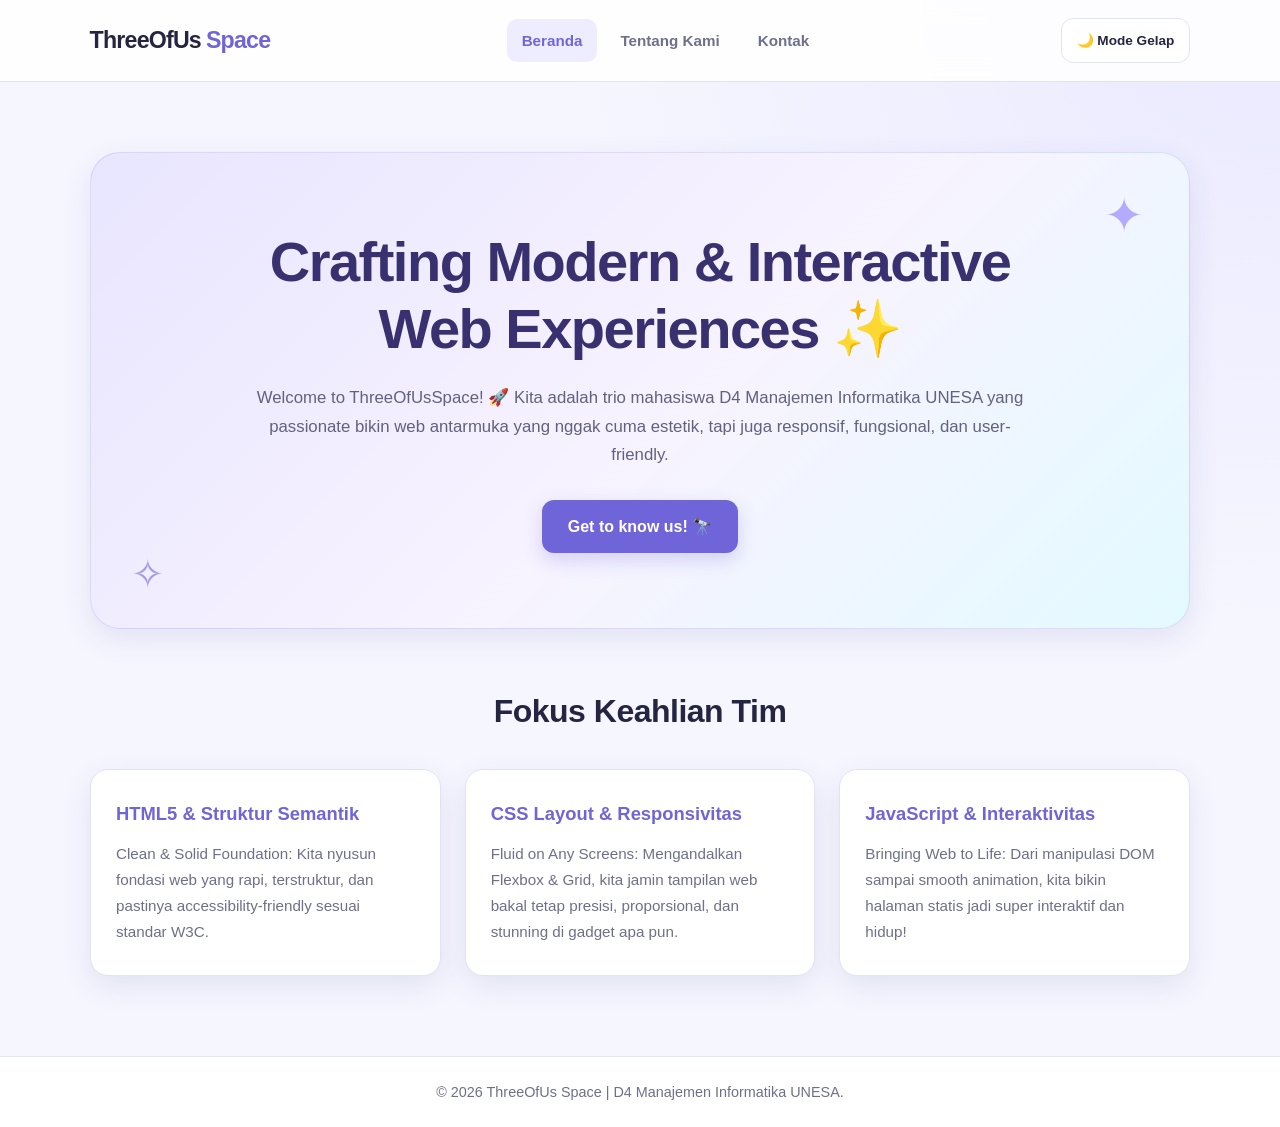
<file: index.html>
<!DOCTYPE html>
<html lang="id">
<head>
    <meta charset="UTF-8">
    <meta name="viewport" content="width=device-width, initial-scale=1.0">
    <title>Home | ThreeOfUs Space</title>
    <link rel="stylesheet" href="style.css">
    <script src="script.js" defer></script>
</head>
<body>
    <header>
        <div class="logo">ThreeOfUs<span>Space</span></div>
        <nav>
            <ul>
                <li><a href="index.html" class="active">Beranda</a></li>
                <li><a href="about.html">Tentang Kami</a></li>
                <li><a href="contact.html">Kontak</a></li>
            </ul>
        </nav>
        <button id="theme-toggle">🌙 Mode Gelap</button>
    </header>

    <main>
        <section class="hero">
            <h1>Crafting Modern & Interactive Web Experiences ✨</h1>
            <p>Welcome to ThreeOfUsSpace! 🚀 Kita adalah trio mahasiswa D4 Manajemen Informatika UNESA yang passionate bikin web antarmuka yang nggak cuma estetik, tapi juga responsif, fungsional, dan user-friendly.</p>
            <a href="about.html" class="btn-primary">Get to know us! 🔭</a>
        </section>

        <section class="skills-overview">
            <h2>Fokus Keahlian Tim</h2>
            <div class="grid-container">
                <div class="card">
                    <h3>HTML5 & Struktur Semantik</h3>
                    <p>Clean & Solid Foundation: Kita nyusun fondasi web yang rapi, terstruktur, dan pastinya accessibility-friendly sesuai standar W3C.</p>
                </div>
                <div class="card">
                    <h3>CSS Layout & Responsivitas</h3>
                    <p>Fluid on Any Screens: Mengandalkan Flexbox & Grid, kita jamin tampilan web bakal tetap presisi, proporsional, dan stunning di gadget apa pun.</p>
                </div>
                <div class="card">
                    <h3>JavaScript & Interaktivitas</h3>
                    <p>Bringing Web to Life: Dari manipulasi DOM sampai smooth animation, kita bikin halaman statis jadi super interaktif dan hidup!</p>
                </div>
            </div>
        </section>
    </main>

    <footer>
        <p>&copy; 2026 ThreeOfUs Space | D4 Manajemen Informatika UNESA.</p>
    </footer>
</body>
</html>
</file>
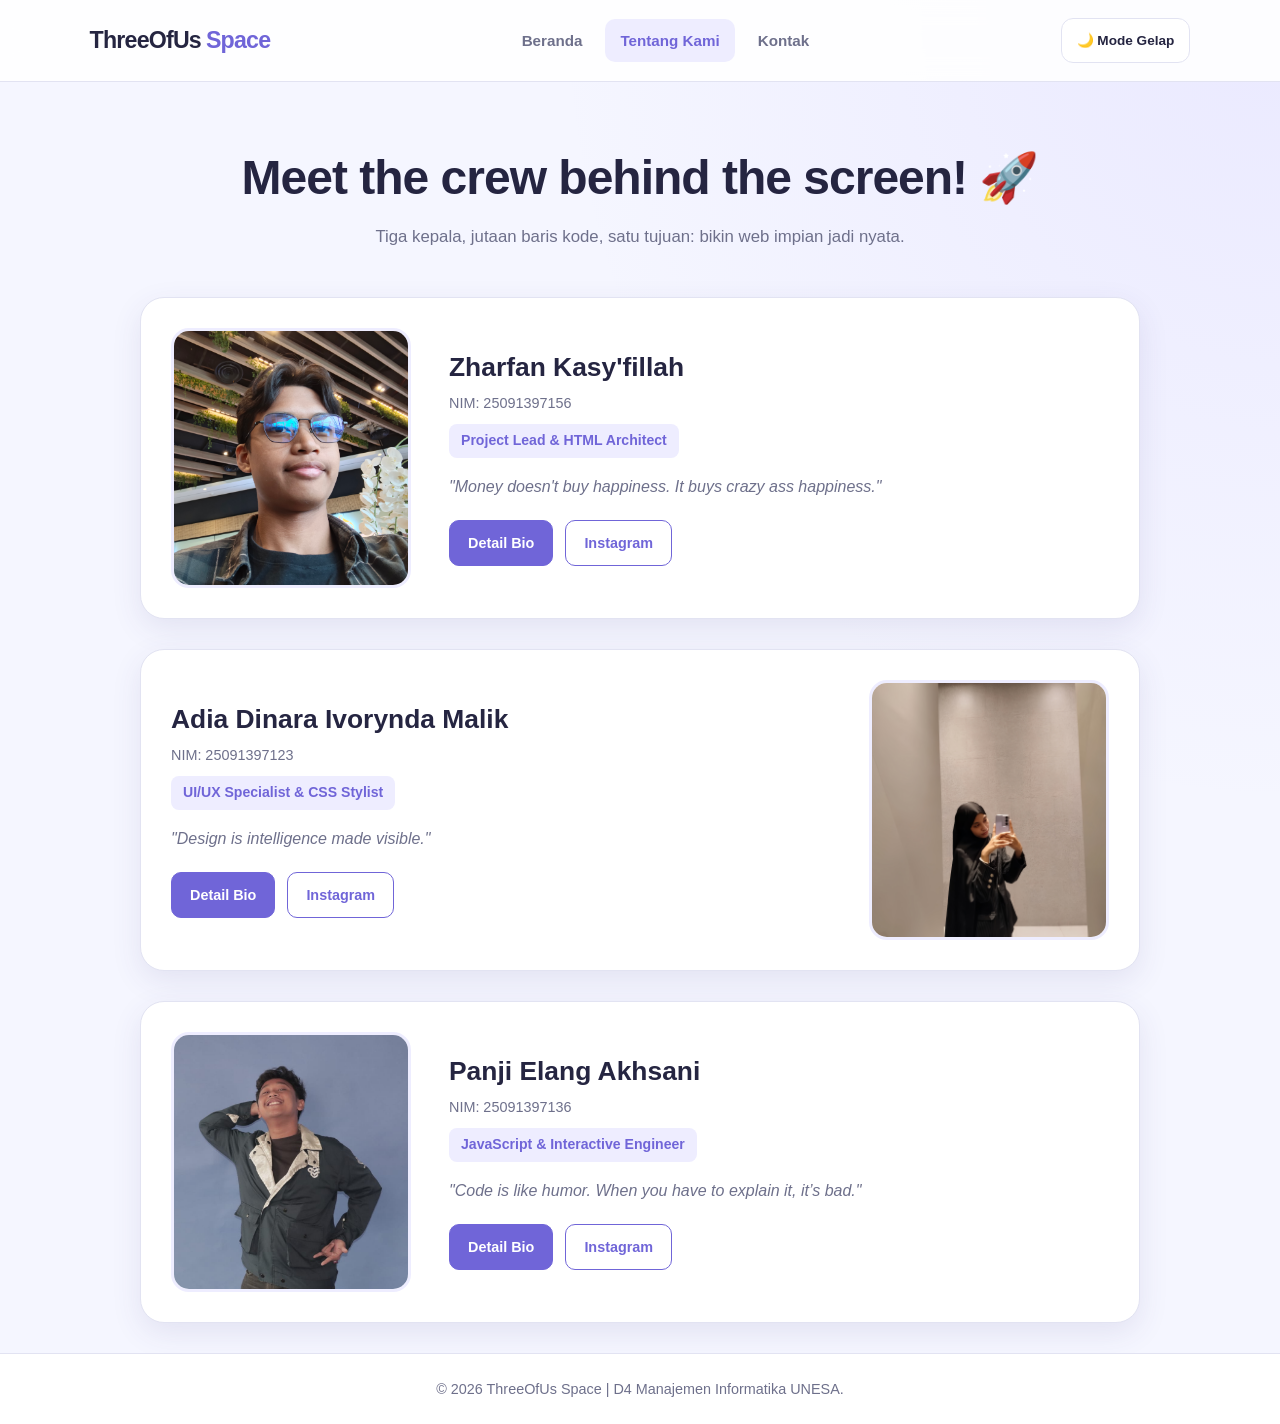
<file: about.html>
<!DOCTYPE html>
<html lang="id">
<head>
    <meta charset="UTF-8">
    <meta name="viewport" content="width=device-width, initial-scale=1.0">
    <title>About Us | ThreeOfUs Space</title>
    <link rel="stylesheet" href="style.css">
    <script src="script.js" defer></script>
</head>
<body>
    <header>
        <div class="logo">ThreeOfUs<span>Space</span></div>
        <nav>
            <ul>
                <li><a href="index.html">Beranda</a></li>
                <li><a href="about.html" class="active">Tentang Kami</a></li>
                <li><a href="contact.html">Kontak</a></li>
            </ul>
        </nav>
        <button id="theme-toggle">🌙 Mode Gelap</button>
    </header>

    <main>
        <section class="team-header">
            <h1>Meet the crew behind the screen! 🚀</h1>
            <p>Tiga kepala, jutaan baris kode, satu tujuan: bikin web impian jadi nyata.</p>
        </section>

        <!-- Profile 1: Afaan -->
        <section class="member-card">
            <img src="images/afan.jpg" alt="Foto Zharfan Kasy'fillah" class="profile-img">
            <div class="member-info">
                <h2>Zharfan Kasy'fillah</h2>
                <p class="nim">NIM: 25091397156</p>
                <p class="role">Project Lead & HTML Architect</p>
                <p class="quote">"Money doesn't buy happiness. It buys crazy ass happiness."</p>
                <div class="action-buttons">
                    <button class="btn-detail" data-member="afaan">Detail Bio</button>
                    <a href="https://www.instagram.com/zhrfky_/" target="_blank" class="btn-social">Instagram</a>
                </div>
            </div>
        </section>

        <!-- Profile 2: Adia -->
        <section class="member-card reverse">
            <img src="images/adia.jpg" alt="Foto Adia Dinara" class="profile-img">
            <div class="member-info">
                <h2>Adia Dinara Ivorynda Malik</h2>
                <p class="nim">NIM: 25091397123</p>
                <p class="role">UI/UX Specialist & CSS Stylist</p>
                <p class="quote">"Design is intelligence made visible."</p>
                <div class="action-buttons">
                    <button class="btn-detail" data-member="adia">Detail Bio</button>
                    <a href="https://www.instagram.com/dearlyiyv/" target="_blank" class="btn-social">Instagram</a>
                </div>
            </div>
        </section>

        <!-- Profile 3: Panji -->
        <section class="member-card">
            <img src="images/panji.jpg" alt="Foto Panji Elang" class="profile-img">
            <div class="member-info">
                <h2>Panji Elang Akhsani</h2>
                <p class="nim">NIM: 25091397136</p>
                <p class="role">JavaScript & Interactive Engineer</p>
                <p class="quote">"Code is like humor. When you have to explain it, it’s bad."</p>
                <div class="action-buttons">
                    <button class="btn-detail" data-member="panji">Detail Bio</button>
                    <a href="https://www.instagram.com/akhsani_panji/" target="_blank" class="btn-social">Instagram</a>
                </div>
            </div>
        </section>
    </main>

    <!-- Modal Pop-up Detail Bio (Untuk JS DOM) -->
    <div id="bio-modal" class="modal hidden">
        <div class="modal-content">
            <span class="close-btn">&times;</span>
            <h3 id="modal-name">Nama Anggota</h3>
            <p id="modal-nim">NIM</p>
            <p id="modal-desc">Detail informasi bio...</p>
        </div>
    </div>

    <footer>
        <p>&copy; 2026 ThreeOfUs Space | D4 Manajemen Informatika UNESA.</p>
    </footer>
</body>
</html>
</file>
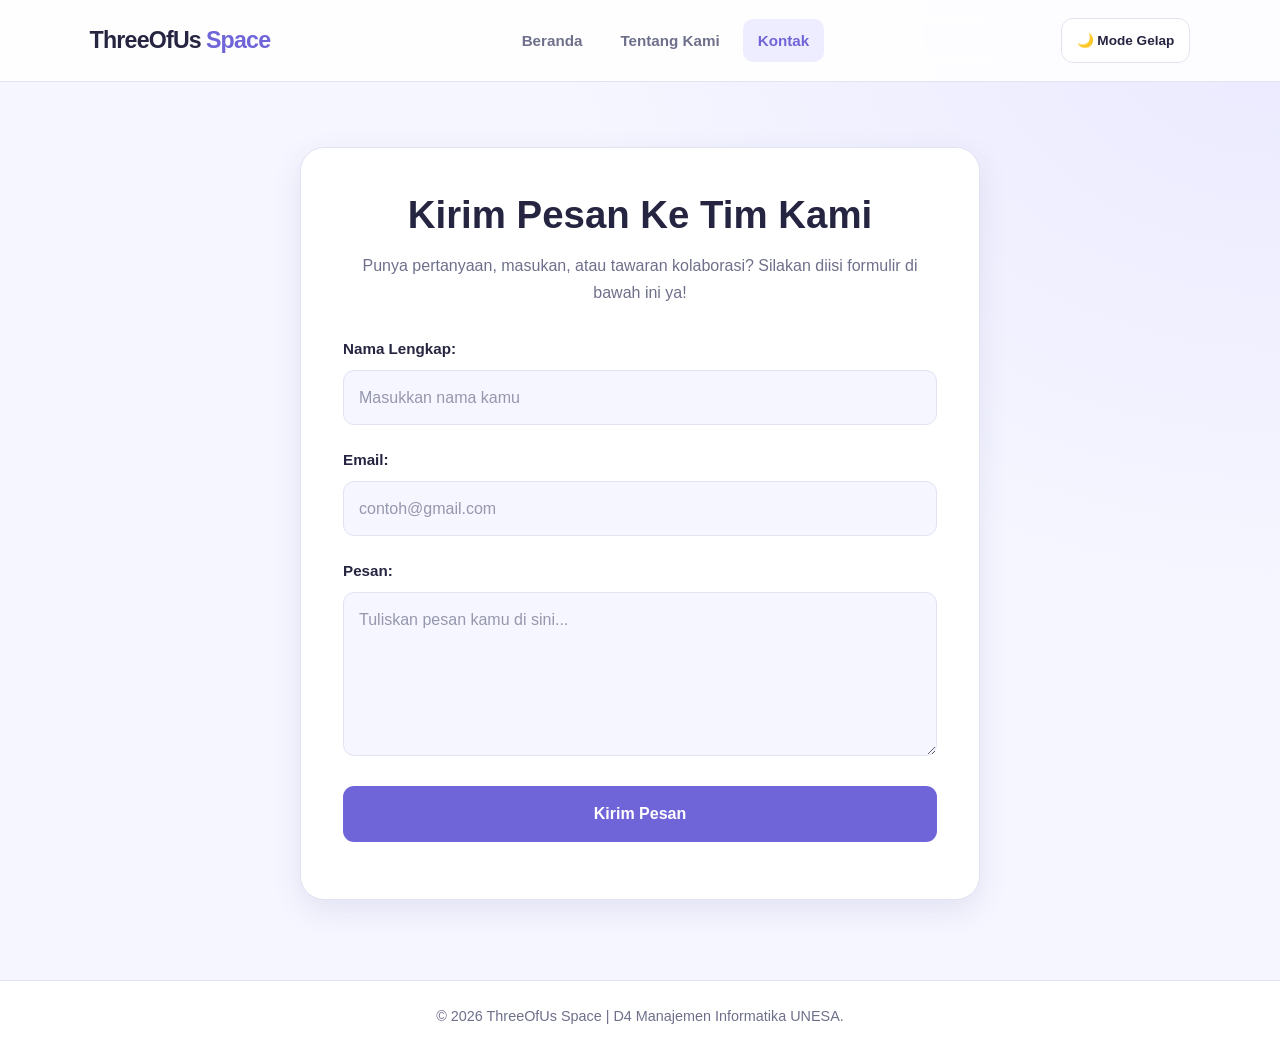
<file: contact.html>
<!DOCTYPE html>
<html lang="id">
<head>
    <meta charset="UTF-8">
    <meta name="viewport" content="width=device-width, initial-scale=1.0">
    <title>Contact | ThreeOfUs Space</title>
    <link rel="stylesheet" href="style.css">
    <script src="script.js" defer></script>
</head>
<body>
    <header>
        <div class="logo">ThreeOfUs<span>Space</span></div>
        <nav>
            <ul>
                <li><a href="index.html">Beranda</a></li>
                <li><a href="about.html">Tentang Kami</a></li>
                <li><a href="contact.html" class="active">Kontak</a></li>
            </ul>
        </nav>
        <button id="theme-toggle">🌙 Mode Gelap</button>
    </header>

    <main>
        <section class="contact-section">
            <h1>Kirim Pesan Ke Tim Kami</h1>
            <p>Punya pertanyaan, masukan, atau tawaran kolaborasi? Silakan diisi formulir di bawah ini ya!</p>

            <form id="contact-form">
                <div class="form-group">
                    <label for="name">Nama Lengkap:</label>
                    <input type="text" id="name" name="name" placeholder="Masukkan nama kamu">
                </div>

                <div class="form-group">
                    <label for="email">Email:</label>
                    <input type="email" id="email" name="email" placeholder="contoh@gmail.com">
                </div>

                <div class="form-group">
                    <label for="message">Pesan:</label>
                    <textarea id="message" name="message" rows="5" placeholder="Tuliskan pesan kamu di sini..."></textarea>
                </div>

                <button type="submit" class="btn-submit">Kirim Pesan</button>
                <p id="form-feedback" class="feedback-msg"></p>
            </form>
        </section>
    </main>

    <footer>
        <p>&copy; 2026 ThreeOfUs Space | D4 Manajemen Informatika UNESA.</p>
    </footer>
</body>
</html>
</file>
<file: style.css>
/* ========================================
   THREEOFUS SPACE
   Modern Space Aesthetic
   ======================================== */

/* 1. RESET & VARIABLES */
:root {
    --primary: #7065d8;
    --primary-dark: #5146b8;
    --secondary: #9b8cff;
    --accent: #65d9e8;

    --bg: #f5f6ff;
    --surface: #ffffff;
    --surface-soft: #eeedff;

    --text: #252541;
    --text-muted: #6e708b;
    --border: #e2e3f2;

    --shadow: 0 10px 30px rgba(64, 59, 130, 0.10);
    --radius: 18px;
    --transition: 0.3s ease;
}

* {
    margin: 0;
    padding: 0;
    box-sizing: border-box;
}

html {
    scroll-behavior: smooth;
}

body {
    font-family: "Segoe UI", Arial, sans-serif;
    background:
        radial-gradient(ellipse at top right, rgba(155, 140, 255, 0.12), transparent 40%),
        var(--bg);
    color: var(--text);
    line-height: 1.7;
    min-height: 100vh;
    display: flex;
    flex-direction: column;
    transition: background var(--transition), color var(--transition);
}

a {
    color: inherit;
    text-decoration: none;
}

button,
input,
textarea {
    font: inherit;
}

button,
a {
    -webkit-tap-highlight-color: transparent;
}

button {
    cursor: pointer;
}

img {
    max-width: 100%;
    display: block;
}

main {
    width: 100%;
    flex: 1;
}


/* 2. HEADER & NAVIGATION */

header {
    width: 100%;
    min-height: 82px;
    padding: 16px 7%;
    display: flex;
    justify-content: space-between;
    align-items: center;
    gap: 24px;

    background: rgba(255, 255, 255, 0.88);
    border-bottom: 1px solid var(--border);
    backdrop-filter: blur(14px);

    position: sticky;
    top: 0;
    z-index: 100;
    transition: background var(--transition), border-color var(--transition);
}

.logo {
    font-size: 1.45rem;
    font-weight: 800;
    letter-spacing: -0.8px;
    white-space: nowrap;
}

.logo span {
    color: var(--primary);
    margin-left: 5px;
}

nav ul {
    display: flex;
    align-items: center;
    gap: 8px;
    list-style: none;
}

nav a {
    display: inline-block;
    padding: 9px 15px;
    color: var(--text-muted);
    font-size: 0.95rem;
    font-weight: 600;
    border-radius: 10px;
    transition: color var(--transition), background var(--transition);
}

nav a:hover,
nav a.active {
    color: var(--primary);
    background: var(--surface-soft);
}

#theme-toggle {
    padding: 10px 15px;
    border: 1px solid var(--border);
    border-radius: 12px;
    background: var(--surface);
    color: var(--text);
    font-size: 0.85rem;
    font-weight: 600;
    white-space: nowrap;
    transition: all var(--transition);
}

#theme-toggle:hover {
    background: var(--primary);
    color: #ffffff;
    border-color: var(--primary);
    transform: translateY(-2px);
}


/* 3. BERANDA: HERO SECTION */

.hero {
    width: min(1100px, 86%);
    margin: 70px auto 55px;
    padding: 75px 65px;
    text-align: center;

    background: linear-gradient(
        135deg,
        #e8e5ff 0%,
        #f7f3ff 55%,
        #e3faff 100%
    );

    border: 1px solid rgba(155, 140, 255, 0.25);
    border-radius: 30px;
    box-shadow: var(--shadow);
    position: relative;
    overflow: hidden;
}

.hero::before {
    content: "✦";
    position: absolute;
    top: 22px;
    right: 45px;
    font-size: 3rem;
    color: var(--secondary);
    opacity: 0.7;
}

.hero::after {
    content: "✧";
    position: absolute;
    bottom: 20px;
    left: 40px;
    font-size: 2.5rem;
    color: var(--primary);
    opacity: 0.6;
}

.hero h1 {
    max-width: 850px;
    margin: 0 auto 22px;
    font-size: clamp(2rem, 4.5vw, 3.5rem);
    line-height: 1.2;
    letter-spacing: -1.5px;
    color: #39316f;
}

.hero p {
    max-width: 780px;
    margin: 0 auto 30px;
    color: #62617f;
    font-size: 1.05rem;
}

.btn-primary {
    display: inline-block;
    padding: 13px 26px;
    background: var(--primary);
    color: #ffffff;
    border-radius: 12px;
    font-weight: 700;
    box-shadow: 0 7px 18px rgba(112, 101, 216, 0.25);
    transition: all var(--transition);
}

.btn-primary:hover {
    background: var(--primary-dark);
    transform: translateY(-3px);
    box-shadow: 0 10px 25px rgba(112, 101, 216, 0.35);
}


/* 4. BERANDA: SKILLS CARDS */

.skills-overview {
    width: min(1100px, 86%);
    margin: 0 auto 80px;
}

.skills-overview > h2 {
    margin-bottom: 30px;
    text-align: center;
    font-size: 2rem;
    letter-spacing: -0.5px;
}

.grid-container {
    display: grid;
    grid-template-columns: repeat(3, minmax(0, 1fr));
    gap: 24px;
}

.card {
    padding: 30px 25px;
    background: var(--surface);
    border: 1px solid var(--border);
    border-radius: var(--radius);
    box-shadow: var(--shadow);
    transition: transform var(--transition), border-color var(--transition);
}

.card:hover {
    transform: translateY(-7px);
    border-color: var(--secondary);
}

.card h3 {
    margin-bottom: 14px;
    color: var(--primary);
    font-size: 1.15rem;
    line-height: 1.5;
}

.card p {
    color: var(--text-muted);
    font-size: 0.95rem;
}


/* 5. ABOUT: TEAM HEADER */

.team-header {
    width: min(1000px, 86%);
    margin: 65px auto 45px;
    text-align: center;
}

.team-header h1 {
    margin-bottom: 14px;
    font-size: clamp(2rem, 4vw, 3rem);
    line-height: 1.3;
    letter-spacing: -1px;
}

.team-header p {
    color: var(--text-muted);
    font-size: 1.05rem;
}


/* 6. ABOUT: MEMBER CARDS */

.member-card {
    width: min(1000px, 86%);
    margin: 0 auto 30px;
    padding: 30px;
    display: flex;
    align-items: center;
    gap: 38px;

    background: var(--surface);
    border: 1px solid var(--border);
    border-radius: 24px;
    box-shadow: var(--shadow);

    transition: transform var(--transition), border-color var(--transition);
}

.member-card:hover {
    transform: translateY(-4px);
    border-color: var(--secondary);
}

.member-card.reverse {
    flex-direction: row-reverse;
}

.profile-img {
    width: 240px;
    height: 260px;
    flex-shrink: 0;
    object-fit: cover;
    object-position: center;
    border-radius: 18px;
    background: var(--surface-soft);
    border: 3px solid var(--surface-soft);
}

.member-info {
    flex: 1;
    min-width: 0;
}

.member-info h2 {
    margin-bottom: 5px;
    font-size: 1.65rem;
    line-height: 1.4;
    overflow-wrap: anywhere;
}

.nim {
    margin-bottom: 8px;
    color: var(--text-muted);
    font-size: 0.9rem;
}

.role {
    display: inline-block;
    margin-bottom: 15px;
    padding: 5px 12px;
    color: var(--primary);
    background: var(--surface-soft);
    border-radius: 8px;
    font-size: 0.88rem;
    font-weight: 700;
}

.quote {
    margin-bottom: 20px;
    color: var(--text-muted);
    font-style: italic;
}

.action-buttons {
    display: flex;
    align-items: center;
    flex-wrap: wrap;
    gap: 12px;
}

.btn-detail,
.btn-social {
    display: inline-flex;
    justify-content: center;
    align-items: center;
    padding: 10px 18px;
    border-radius: 10px;
    font-size: 0.9rem;
    font-weight: 700;
    transition: all var(--transition);
}

.btn-detail {
    background: var(--primary);
    color: #ffffff;
    border: 1px solid var(--primary);
}

.btn-detail:hover {
    background: var(--primary-dark);
    transform: translateY(-2px);
}

.btn-social {
    background: transparent;
    color: var(--primary);
    border: 1px solid var(--primary);
}

.btn-social:hover {
    background: var(--primary);
    color: #ffffff;
    transform: translateY(-2px);
}


/* 7. ABOUT: BIO MODAL */

.modal.hidden {
    display: none;
}

.modal {
    position: fixed;
    inset: 0;
    z-index: 1000;

    display: flex;
    justify-content: center;
    align-items: center;
    padding: 20px;

    background: rgba(20, 19, 45, 0.65);
    backdrop-filter: blur(6px);
}

.modal-content {
    position: relative;
    width: min(500px, 100%);
    padding: 38px;
    background: var(--surface);
    color: var(--text);
    border: 1px solid var(--border);
    border-radius: 22px;
    box-shadow: 0 20px 60px rgba(0, 0, 0, 0.2);
    animation: modalAppear 0.25s ease;
}

.modal-content h3 {
    margin-bottom: 12px;
    color: var(--primary);
    font-size: 1.5rem;
}

.modal-content p {
    margin-bottom: 10px;
    color: var(--text-muted);
    overflow-wrap: anywhere;
}

.close-btn {
    position: absolute;
    top: 12px;
    right: 18px;
    color: var(--text-muted);
    font-size: 2rem;
    line-height: 1;
    cursor: pointer;
    transition: color var(--transition), transform var(--transition);
}

.close-btn:hover {
    color: var(--primary);
    transform: rotate(90deg);
}

@keyframes modalAppear {
    from {
        opacity: 0;
        transform: translateY(15px) scale(0.97);
    }

    to {
        opacity: 1;
        transform: translateY(0) scale(1);
    }
}


/* 8. CONTACT: FORM SECTION */

.contact-section {
    width: min(680px, 86%);
    margin: 65px auto 80px;
    padding: 42px;
    background: var(--surface);
    border: 1px solid var(--border);
    border-radius: 24px;
    box-shadow: var(--shadow);
}

.contact-section h1 {
    margin-bottom: 12px;
    text-align: center;
    font-size: clamp(1.8rem, 4vw, 2.4rem);
    line-height: 1.3;
}

.contact-section > p {
    margin-bottom: 30px;
    text-align: center;
    color: var(--text-muted);
}

.form-group {
    margin-bottom: 22px;
}

.form-group label {
    display: block;
    margin-bottom: 8px;
    font-size: 0.95rem;
    font-weight: 700;
}

.form-group input,
.form-group textarea {
    width: 100%;
    padding: 13px 15px;
    background: var(--bg);
    color: var(--text);
    border: 1px solid var(--border);
    border-radius: 11px;
    outline: none;
    transition: border-color var(--transition), box-shadow var(--transition);
}

.form-group input::placeholder,
.form-group textarea::placeholder {
    color: #9697ad;
}

.form-group input:focus,
.form-group textarea:focus {
    border-color: var(--primary);
    box-shadow: 0 0 0 4px rgba(112, 101, 216, 0.12);
}

.form-group textarea {
    min-height: 140px;
    resize: vertical;
}

.btn-submit {
    width: 100%;
    padding: 14px 20px;
    background: var(--primary);
    color: #ffffff;
    border: none;
    border-radius: 11px;
    font-weight: 700;
    transition: all var(--transition);
}

.btn-submit:hover {
    background: var(--primary-dark);
    transform: translateY(-2px);
    box-shadow: 0 8px 20px rgba(112, 101, 216, 0.25);
}

.feedback-msg {
    margin-top: 15px;
    text-align: center;
    font-size: 0.9rem;
    font-weight: 600;
}


/* 9. FOOTER */

footer {
    width: 100%;
    margin-top: auto;
    padding: 23px 7%;
    text-align: center;
    background: var(--surface);
    border-top: 1px solid var(--border);
    color: var(--text-muted);
    font-size: 0.9rem;
    transition: background var(--transition), border-color var(--transition);
}


/* 10. DARK MODE
   JavaScript harus menambahkan class "dark-mode" ke body.
*/

body.dark-mode {
    --bg: #10111f;
    --surface: #191a2d;
    --surface-soft: #282746;

    --text: #f0efff;
    --text-muted: #b0b1ce;
    --border: #30314b;

    --primary: #a69aff;
    --primary-dark: #8b7ce8;
    --secondary: #b4a7ff;
    --accent: #65d9e8;

    --shadow: 0 10px 30px rgba(0, 0, 0, 0.22);

    background:
        radial-gradient(ellipse at top right, rgba(112, 101, 216, 0.13), transparent 40%),
        var(--bg);
}

body.dark-mode header {
    background: rgba(25, 26, 45, 0.92);
}

body.dark-mode .hero {
    background: linear-gradient(
        135deg,
        #282443 0%,
        #222139 55%,
        #19313b 100%
    );
    border-color: #3c3a62;
}

body.dark-mode .hero h1 {
    color: #e5e0ff;
}

body.dark-mode .hero p {
    color: #c3c2dc;
}

body.dark-mode .modal {
    background: rgba(0, 0, 0, 0.75);
}


/* 11. TABLET */

@media (max-width: 900px) {
    header {
        padding: 16px 5%;
        flex-wrap: wrap;
        gap: 14px;
    }

    .logo {
        font-size: 1.3rem;
    }

    nav ul {
        gap: 2px;
    }

    nav a {
        padding: 8px 10px;
        font-size: 0.88rem;
    }

    #theme-toggle {
        padding: 9px 11px;
        font-size: 0.8rem;
    }

    .hero {
        padding: 60px 35px;
    }

    .grid-container {
        grid-template-columns: repeat(2, minmax(0, 1fr));
    }

    .member-card {
        gap: 25px;
        padding: 24px;
    }

    .profile-img {
        width: 200px;
        height: 230px;
    }

    .member-info h2 {
        font-size: 1.4rem;
    }
}


/* 12. MOBILE */

@media (max-width: 600px) {
    header {
        position: relative;
        justify-content: center;
        padding: 18px 5%;
    }

    .logo {
        width: 100%;
        text-align: center;
        font-size: 1.5rem;
    }

    nav {
        width: 100%;
    }

    nav ul {
        justify-content: center;
        flex-wrap: wrap;
    }

    nav a {
        padding: 8px 11px;
        font-size: 0.88rem;
    }

    #theme-toggle {
        margin: 0 auto;
    }

    .hero {
        width: 90%;
        margin: 35px auto;
        padding: 48px 22px;
        border-radius: 22px;
    }

    .hero::before {
        top: 10px;
        right: 18px;
        font-size: 2rem;
    }

    .hero::after {
        bottom: 8px;
        left: 18px;
        font-size: 1.8rem;
    }

    .hero h1 {
        font-size: 2rem;
        letter-spacing: -0.8px;
    }

    .hero p {
        font-size: 0.95rem;
    }

    .skills-overview {
        width: 90%;
        margin-bottom: 50px;
    }

    .skills-overview > h2 {
        font-size: 1.65rem;
    }

    .grid-container {
        grid-template-columns: 1fr;
        gap: 18px;
    }

    .card {
        padding: 25px 22px;
    }

    .team-header {
        width: 90%;
        margin: 40px auto 30px;
    }

    .team-header h1 {
        font-size: 2rem;
    }

    .team-header p {
        font-size: 0.95rem;
    }

    .member-card,
    .member-card.reverse {
        width: 90%;
        margin-bottom: 22px;
        padding: 22px;
        flex-direction: column;
        align-items: stretch;
        gap: 22px;
    }

    .profile-img {
        width: 100%;
        height: 280px;
    }

    .member-info h2 {
        font-size: 1.45rem;
    }

    .action-buttons {
        gap: 10px;
    }

    .btn-detail,
    .btn-social {
        flex: 1;
        padding: 10px 12px;
    }

    .contact-section {
        width: 90%;
        margin: 35px auto 50px;
        padding: 28px 22px;
    }

    .contact-section h1 {
        font-size: 1.8rem;
    }

    .modal-content {
        padding: 32px 24px;
    }

    footer {
        padding: 20px 5%;
        font-size: 0.82rem;
    }
}


/* 13. SMALL MOBILE */

@media (max-width: 360px) {
    nav a {
        padding: 7px 8px;
        font-size: 0.8rem;
    }

    .hero h1 {
        font-size: 1.7rem;
    }

    .profile-img {
        height: 230px;
    }

    .action-buttons {
        flex-direction: column;
        align-items: stretch;
    }

    .btn-detail,
    .btn-social {
        width: 100%;
    }
}


/* 14. ACCESSIBILITY: REDUCE ANIMATION */

@media (prefers-reduced-motion: reduce) {
    *,
    *::before,
    *::after {
        scroll-behavior: auto !important;
        animation-duration: 0.01ms !important;
        animation-iteration-count: 1 !important;
        transition-duration: 0.01ms !important;
    }
}
</file>
